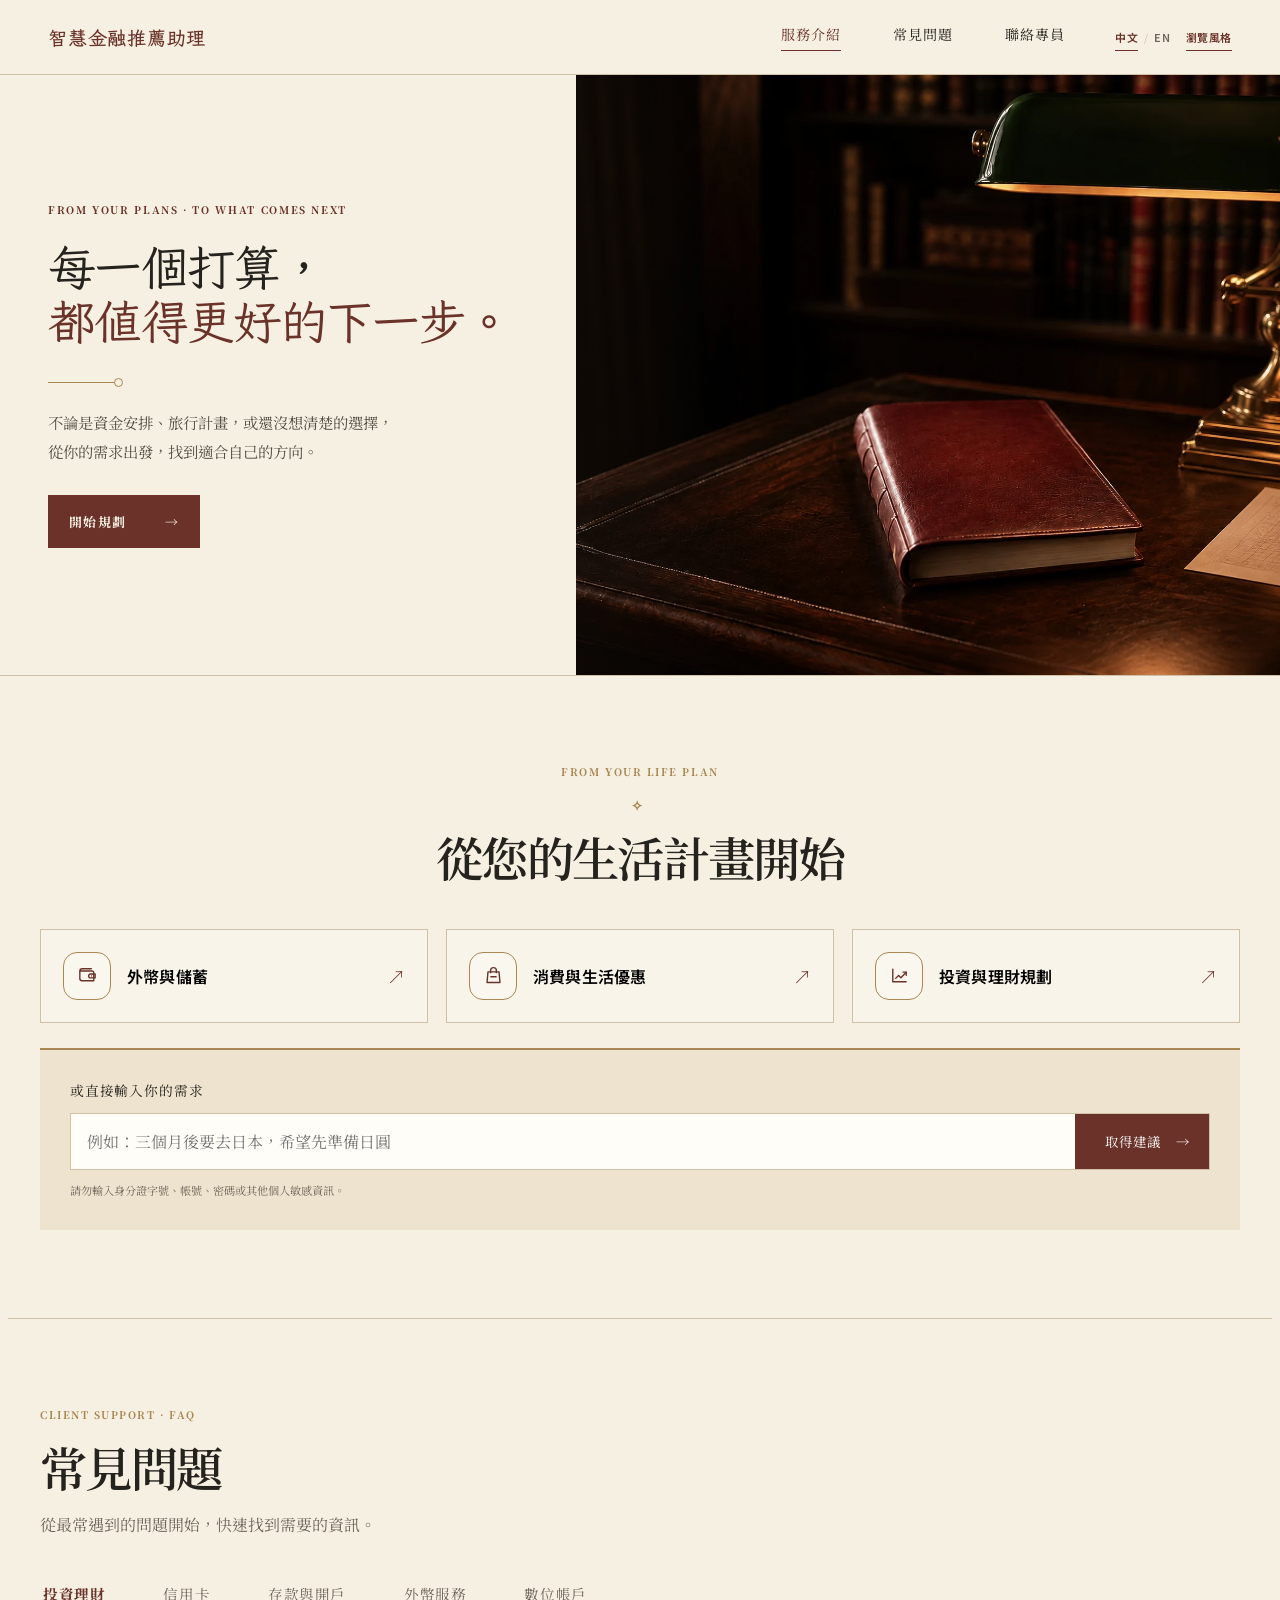
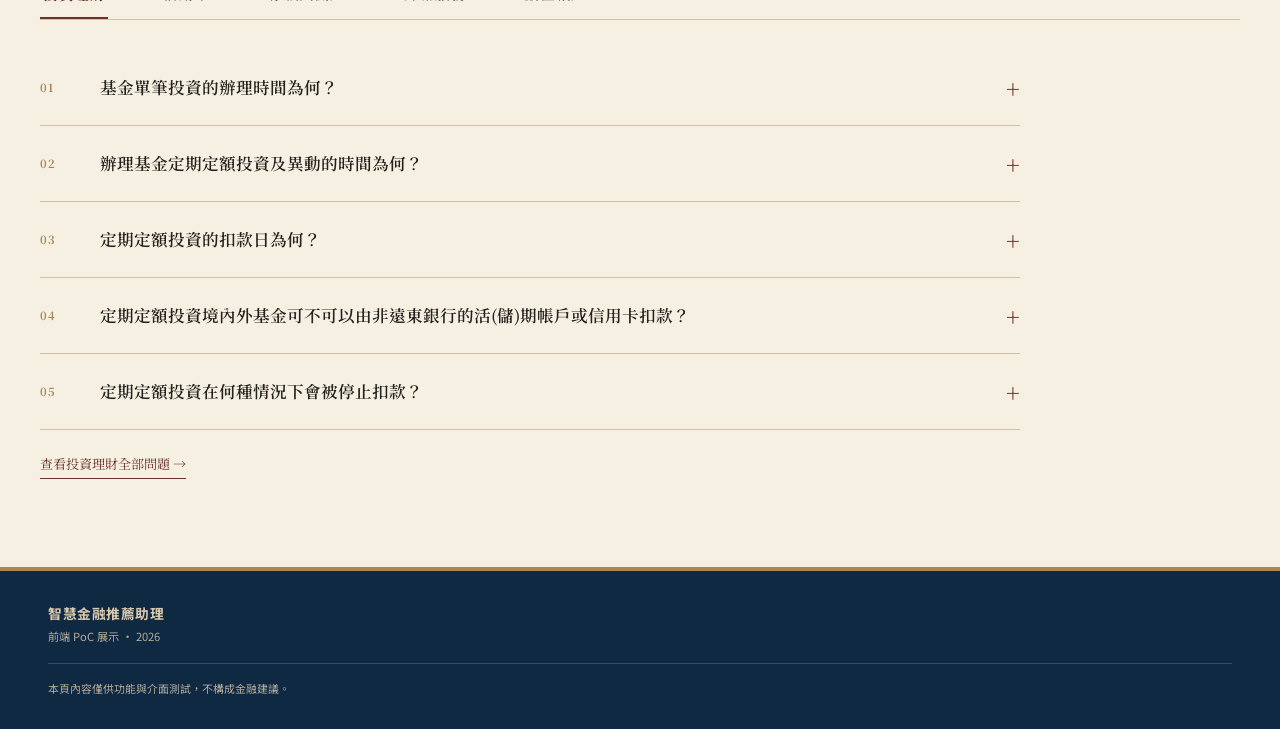
<file: index.html>
<!doctype html>
<html lang="zh-Hant">
  <head>
    <meta charset="UTF-8" />
    <meta name="viewport" content="width=device-width, initial-scale=1.0" />
    <meta name="description" content="智慧金融推薦助理介面示範。" data-i18n-content="meta.description" />
    <title data-i18n="meta.title">智慧金融推薦助理</title>
    <link rel="preconnect" href="https://fonts.googleapis.com" />
    <link rel="preconnect" href="https://fonts.gstatic.com" crossorigin />
    <link href="https://fonts.googleapis.com/css2?family=LXGW+WenKai+TC:wght@400;700&family=Noto+Sans+TC:wght@400;500;600;700&family=Noto+Serif+TC:wght@400;500;600;700&display=swap" rel="stylesheet" />
    <link rel="stylesheet" href="styles.css?v=20260824-8" />
  </head>
  <body>
    <header class="site-header">
      <a class="brand" href="#top" aria-label="智慧金融推薦助理首頁" data-i18n-aria-label="header.homeAria"><span data-i18n="brand">智慧金融推薦助理</span></a>
      <nav aria-label="主要導覽" data-i18n-aria-label="header.navAria"><a href="#advisor" data-i18n="header.services">服務介紹</a><a href="#faq" data-i18n="header.faq">常見問題</a><a href="#advisor" data-i18n="header.contact">聯絡專員</a></nav>
      <div class="header-actions">
        <div class="language-switch" id="languageSwitch" role="group" aria-label="語言選擇" data-i18n-aria-label="language.aria"><button type="button" data-language="zh" aria-pressed="true">中文</button><span class="language-divider" aria-hidden="true">/</span><button type="button" data-language="en" aria-pressed="false">EN</button></div>
        <button class="quiz-launch" id="quizLaunch" type="button"><span aria-hidden="true">✦</span><span><small data-i18n="header.quizKicker">60 秒探索</small><b id="currentStyleLabel" data-i18n="header.styleLabel">瀏覽風格</b></span></button>
      </div>
      <button class="mobile-nav-toggle" id="mobileNavToggle" type="button" aria-expanded="false" aria-controls="mobileNav" aria-label="開啟行動版選單" data-i18n-aria-label="header.menuAria"><span></span><span></span><span></span></button>
      <nav class="mobile-nav" id="mobileNav" aria-label="行動版導覽" data-i18n-aria-label="header.navAria" hidden><a href="#advisor" data-i18n="header.services">服務介紹</a><a href="#faq" data-i18n="header.faq">常見問題</a><a href="#advisor" data-i18n="header.contact">聯絡專員</a></nav>
    </header>

    <main id="top">
      <section class="hero">
        <div class="hero-content">
          <p class="hero-eyebrow" data-i18n="hero.eyebrow">FROM YOUR PLANS · TO WHAT COMES NEXT</p>
          <h1 class="hero-title"><span id="heroTitleLead">每一個打算，</span><em id="heroTitleAccent">都值得更好的下一步。</em></h1>
          <span class="hero-divider" aria-hidden="true"></span>
          <p class="hero-copy"><span id="heroCopyLead">不論是資金安排、旅行計畫，或還沒想清楚的選擇，</span><span id="heroCopyClose">從你的需求出發，找到適合自己的方向。</span></p>
          <a class="primary-button" href="#advisor"><span data-i18n="hero.cta">開始規劃</span> <span aria-hidden="true">→</span></a>
        </div>
        <figure class="hero-visual"><picture><source id="heroThemeSourceMobile" media="(max-width: 820px)" type="image/webp" srcset="assets/hero-heritage-library-mobile.webp?v=20260906-1" /><source id="heroThemeSource" type="image/webp" srcset="assets/hero-heritage-library.webp?v=20260906-1" /><img id="heroThemeImage" src="assets/hero-heritage-library.png?v=20260906-1" width="1379" height="1141" decoding="async" fetchpriority="high" alt="深木藏書室中的皮革帳冊與經典銀行燈，象徵審慎而長遠的財務規劃" /></picture></figure>
      </section>

      <section class="advisor-section" id="advisor">
        <div class="section-intro">
          <p class="eyebrow" data-i18n="advisor.eyebrow">FROM YOUR LIFE PLAN</p>
          <h2 data-i18n="advisor.title">從您的生活計畫開始</h2>
        </div>

        <div class="scenario-list" aria-label="需求情境" data-i18n-aria-label="advisor.scenariosAria">
          <button class="scenario-card" data-scenario="deposit" type="button"><span class="scenario-icon" aria-hidden="true"><svg viewBox="0 0 24 24" fill="none" focusable="false"><path d="M5 7.25h11.5a2 2 0 0 1 2 2v8.25H6.25A2.25 2.25 0 0 1 4 15.25V7.5A2.5 2.5 0 0 1 6.5 5H16"/><path d="M15.25 10.5H20v4h-4.75a2 2 0 1 1 0-4Z"/><circle cx="16.25" cy="12.5" r=".65" fill="currentColor" stroke="none"/></svg></span><span><b data-i18n="advisor.scenarioDeposit">外幣與儲蓄</b></span><i>↗</i></button>
          <button class="scenario-card" data-scenario="travel" type="button"><span class="scenario-icon" aria-hidden="true"><svg viewBox="0 0 24 24" fill="none" focusable="false"><path d="M6.25 8.25h11.5l1 11H5.25l1-11Z"/><path d="M9 9V6.75a3 3 0 0 1 6 0V9"/><path d="M9.25 13.25h5.5"/></svg></span><span><b data-i18n="advisor.scenarioTravel">消費與生活優惠</b></span><i>↗</i></button>
          <button class="scenario-card" data-scenario="wealth" type="button"><span class="scenario-icon" aria-hidden="true"><svg viewBox="0 0 24 24" fill="none" focusable="false"><path d="M5 5.5v13h14"/><path d="m8 15 3-3 2.5 2.25L19 8.5"/><path d="M15.75 8.5H19v3.25"/></svg></span><span><b data-i18n="advisor.scenarioWealth">投資與理財規劃</b></span><i>↗</i></button>
        </div>

        <form class="need-form" id="needForm">
          <label for="customerNeed" data-i18n="advisor.inputLabel">或直接輸入你的需求</label>
          <div class="input-row">
            <input id="customerNeed" name="customerNeed" placeholder="例如：三個月後要去日本，希望先準備日圓" data-i18n-placeholder="advisor.placeholder" required />
            <button type="submit" aria-label="取得推薦" data-i18n-aria-label="advisor.submitAria"><span data-i18n="advisor.submit">取得建議</span> <span>→</span></button>
          </div>
          <p class="form-note" data-i18n="advisor.privacy">請勿輸入身分證字號、帳號、密碼或其他個人敏感資訊。</p>
        </form>
      </section>

      <section class="result-section" id="recommendations" hidden aria-live="polite">
        <div class="result-heading">
          <div><p class="eyebrow" data-i18n="result.eyebrow">PERSONALISED RESULT · MOCK</p><h2 data-i18n="result.title">你可能想進一步了解</h2></div>
          <button class="reset-button" id="resetButton" type="button" data-i18n="result.reset">重新探索</button>
        </div>
        <p class="need-summary" id="needSummary"></p>
        <div class="recommendation-grid" id="recommendationGrid"></div>
        <p class="disclaimer" id="disclaimer" data-i18n="result.disclaimer">本頁為 PoC 展示，內容僅供介面與功能測試，不構成金融商品招攬、要約、投資或交易建議。</p>
      </section>

      <section class="faq-section" id="faq" aria-labelledby="faqTitle">
        <div class="faq-heading">
          <p class="eyebrow" data-i18n="faq.eyebrow">CLIENT SUPPORT · FAQ</p>
          <h2 id="faqTitle" data-i18n="faq.title">常見問題</h2>
          <p data-i18n="faq.intro">從最常遇到的問題開始，快速找到需要的資訊。</p>
        </div>
        <div class="faq-tabs" id="faqTabs" role="tablist" aria-label="常見問題分類" data-i18n-aria-label="faq.aria"></div>
        <div class="faq-layout">
          <div>
            <div class="faq-list" id="faqList" aria-live="polite"><p class="faq-status">正在載入常見問題⋯⋯</p></div>
            <button class="faq-more" id="faqMore" type="button" hidden>查看此分類全部問題 <span aria-hidden="true">→</span></button>
          </div>
        </div>
      </section>

    </main>

    <footer class="site-footer">
      <div class="footer-brand"><strong data-i18n="brand">智慧金融推薦助理</strong><span data-i18n="footer.prototype">前端 PoC 展示 · 2026</span></div>
      <p class="footer-disclaimer" data-i18n="footer.disclaimer">本頁內容僅供功能與介面測試，不構成金融建議。</p>
    </footer>
    <dialog class="style-quiz" id="styleQuiz" aria-labelledby="quizTitle">
      <button class="quiz-close" id="quizClose" type="button" aria-label="關閉財務風格探索" data-i18n-aria-label="quiz.closeAria">×</button>
      <div class="quiz-intro" id="quizIntro">
        <p class="quiz-kicker" data-i18n="quiz.introKicker">FINANCIAL STYLE DISCOVERY</p>
        <span class="quiz-ornament" aria-hidden="true">✦</span>
        <h2 id="quizTitle" data-i18n-html="quiz.introTitle">你的財務習慣，<br />適合哪一種規劃方式？</h2>
        <p data-i18n="quiz.introCopy">用 5 個簡單選擇，找出最適合你的瀏覽風格。約 60 秒完成。</p>
        <button class="quiz-primary" id="quizStart" type="button"><span data-i18n="quiz.start">開始探索</span> <span aria-hidden="true">→</span></button>
        <small data-i18n="quiz.note">此測驗僅調整網站呈現方式，不構成投資風險評估或金融建議。</small>
      </div>
      <div class="quiz-question" id="quizQuestion" hidden>
        <div class="quiz-progress"><span id="quizStep">01 / 05</span><i><b id="quizProgressBar"></b></i></div>
        <p class="quiz-kicker" data-i18n="quiz.questionKicker">YOUR FINANCIAL HABITS</p>
        <h2 id="quizQuestionText"></h2>
        <div class="quiz-options" id="quizOptions"></div>
        <button class="quiz-back" id="quizBack" type="button" data-i18n="quiz.back">← 上一題</button>
      </div>
      <div class="quiz-result" id="quizResult" hidden>
        <p class="quiz-kicker" data-i18n="quiz.resultKicker">YOUR FINANCIAL STYLE</p>
        <span class="result-mark" id="resultMark" aria-hidden="true"><i></i><i></i><i></i></span>
        <p class="result-label" id="resultStyleLabel">目前瀏覽風格</p>
        <h2 id="quizResultTitle"></h2>
        <p id="quizResultDescription"></p>
        <div class="style-choices" id="styleChoices" aria-label="直接切換瀏覽風格" data-i18n-aria-label="quiz.styleChoicesAria"></div>
        <div class="result-actions"><button class="quiz-primary" id="quizConfirm" type="button"><span data-i18n="quiz.confirm">確認風格</span> <span aria-hidden="true">→</span></button><button class="quiz-secondary" id="quizRetake" type="button" data-i18n="quiz.retake">重新測驗</button></div>
      </div>
    </dialog>
    <script src="i18n.js?v=20260824-3"></script>
    <script src="script.js?v=20260824-3"></script>
    <script src="theme.js?v=20260906-1"></script>
  </body>
</html>
</file>
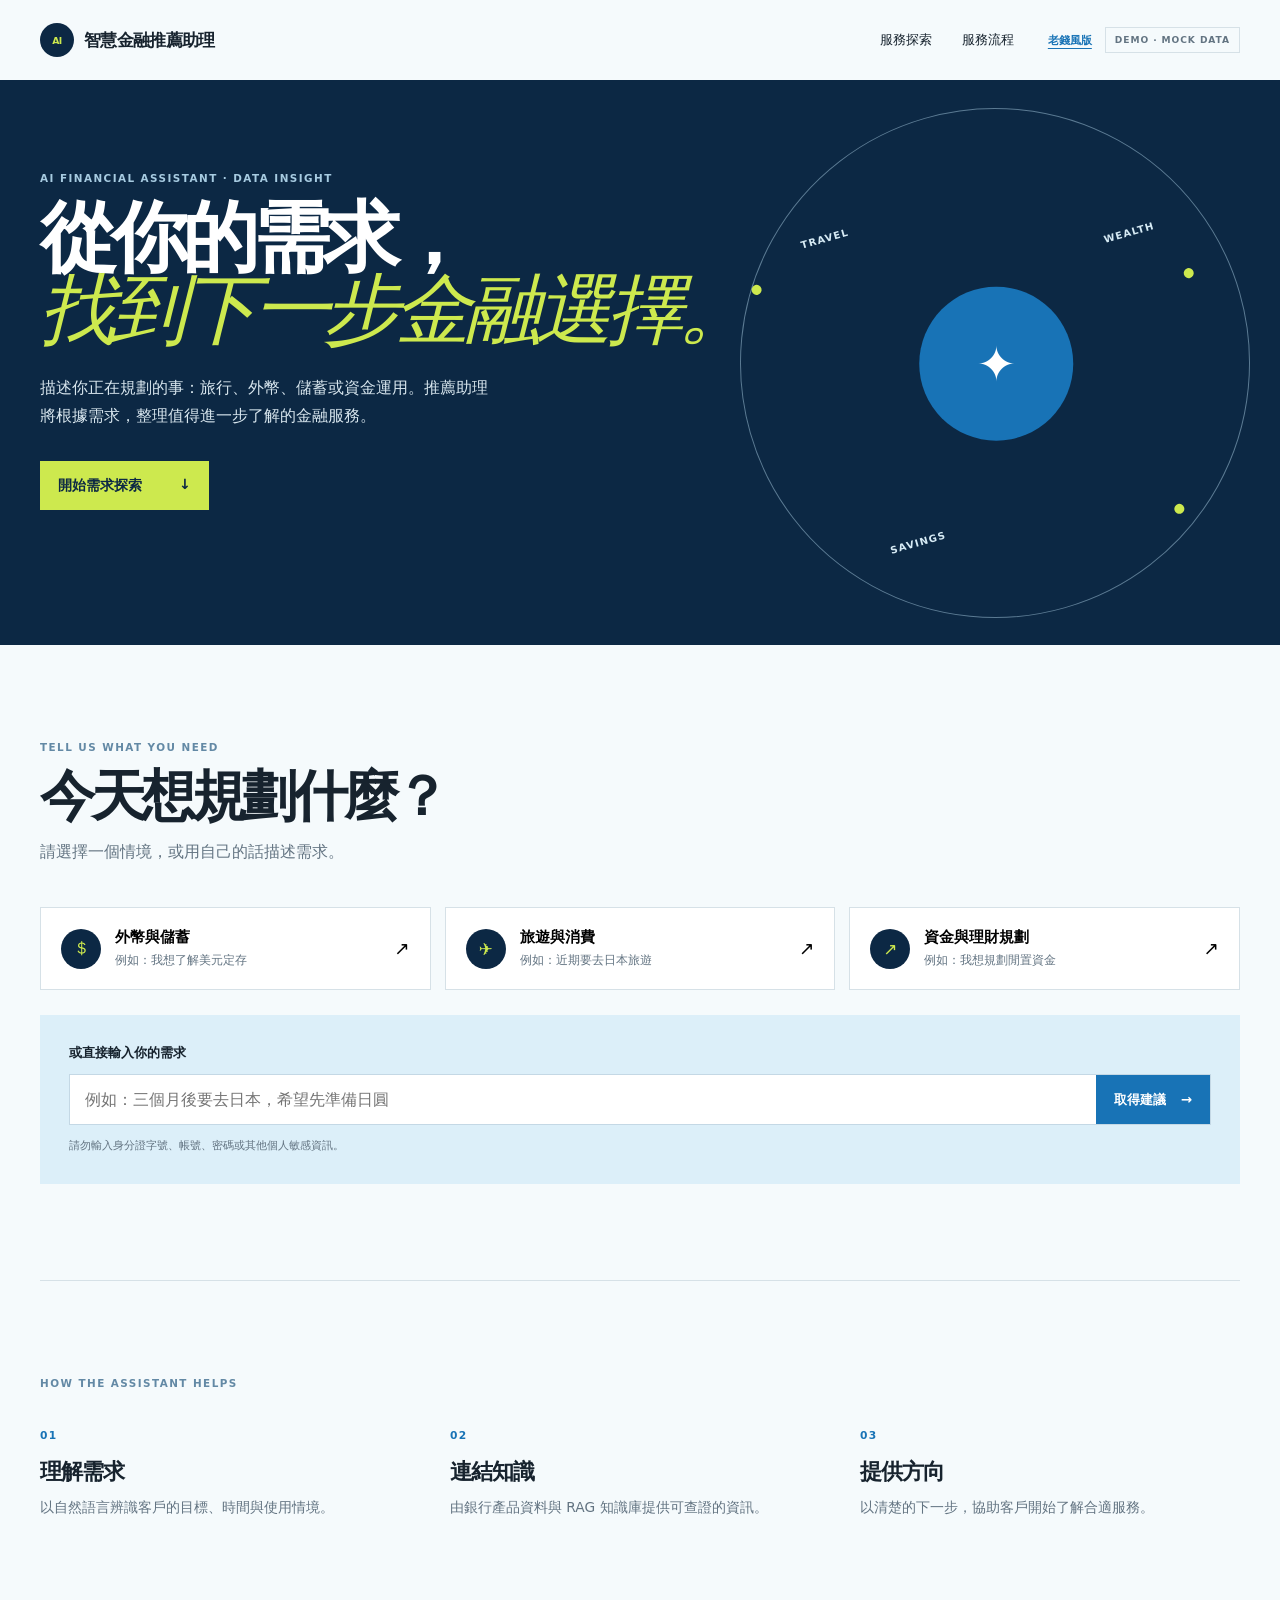
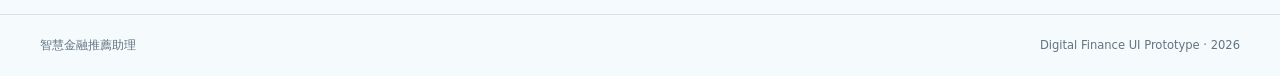
<file: modern.html>
<!doctype html>
<html lang="zh-Hant">
  <head>
    <meta charset="UTF-8" />
    <meta name="viewport" content="width=device-width, initial-scale=1.0" />
    <meta name="description" content="智慧金融推薦助理介面示範：數位金融風格。" />
    <title>智慧金融推薦助理｜數位金融版</title>
    <link rel="stylesheet" href="modern.css" />
  </head>
  <body>
    <header class="site-header">
      <a class="brand" href="#top"><span class="brand-mark">AI</span><span>智慧金融推薦助理</span></a>
      <nav><a href="#advisor">服務探索</a><a href="#how-it-works">服務流程</a></nav>
      <div class="header-actions"><a class="style-switch" href="index.html">老錢風版</a><span class="demo-badge">DEMO · MOCK DATA</span></div>
    </header>
    <main id="top">
      <section class="hero">
        <div class="hero-content"><p class="eyebrow">AI FINANCIAL ASSISTANT · DATA INSIGHT</p><h1>從你的需求，<br /><em>找到下一步金融選擇。</em></h1><p class="hero-copy">描述你正在規劃的事：旅行、外幣、儲蓄或資金運用。推薦助理將根據需求，整理值得進一步了解的金融服務。</p><a class="primary-button" href="#advisor">開始需求探索 <span>↓</span></a></div>
        <div class="hero-orbit" aria-hidden="true"><div class="orbit-center">✦</div><span class="dot dot-one"></span><span class="dot dot-two"></span><span class="dot dot-three"></span><p class="label one">TRAVEL</p><p class="label two">SAVINGS</p><p class="label three">WEALTH</p></div>
      </section>
      <section class="advisor-section" id="advisor">
        <div class="section-intro"><p class="eyebrow">TELL US WHAT YOU NEED</p><h2>今天想規劃什麼？</h2><p>請選擇一個情境，或用自己的話描述需求。</p></div>
        <div class="scenario-list"><button class="scenario-card" data-scenario="deposit" type="button"><span class="scenario-icon">＄</span><span><b>外幣與儲蓄</b><small>例如：我想了解美元定存</small></span><i>↗</i></button><button class="scenario-card" data-scenario="travel" type="button"><span class="scenario-icon">✈</span><span><b>旅遊與消費</b><small>例如：近期要去日本旅遊</small></span><i>↗</i></button><button class="scenario-card" data-scenario="wealth" type="button"><span class="scenario-icon">↗</span><span><b>資金與理財規劃</b><small>例如：我想規劃閒置資金</small></span><i>↗</i></button></div>
        <form class="need-form" id="needForm"><label for="customerNeed">或直接輸入你的需求</label><div class="input-row"><input id="customerNeed" name="customerNeed" placeholder="例如：三個月後要去日本，希望先準備日圓" required /><button type="submit">取得建議 <span>→</span></button></div><p class="form-note">請勿輸入身分證字號、帳號、密碼或其他個人敏感資訊。</p></form>
      </section>
      <section class="result-section" id="recommendations" hidden aria-live="polite"><div class="result-heading"><div><p class="eyebrow">PERSONALISED RESULT · MOCK</p><h2>你可能想進一步了解</h2></div><button class="reset-button" id="resetButton" type="button">重新探索</button></div><p class="need-summary" id="needSummary"></p><div class="recommendation-grid" id="recommendationGrid"></div><p class="disclaimer" id="disclaimer">此頁面為專案 UI 示意，所有推薦、數據及產品資訊皆為 mock data，不構成金融商品招攬、要約、投資或交易建議。正式服務上線前，應以公告及專人說明為準。</p></section>
      <section class="how-section" id="how-it-works"><p class="eyebrow">HOW THE ASSISTANT HELPS</p><div class="how-grid"><div><span>01</span><h3>理解需求</h3><p>以自然語言辨識客戶的目標、時間與使用情境。</p></div><div><span>02</span><h3>連結知識</h3><p>由銀行產品資料與 RAG 知識庫提供可查證的資訊。</p></div><div><span>03</span><h3>提供方向</h3><p>以清楚的下一步，協助客戶開始了解合適服務。</p></div></div></section>
    </main>
    <footer><span>智慧金融推薦助理</span><span>Digital Finance UI Prototype · 2026</span></footer>
    <script src="script.js"></script>
  </body>
</html>
</file>
<file: styles.css>
:root { --ink:#25231e; --navy:#102943; --forest:#213b33; --wine:#6a3228; --paper:#f6f0e3; --paper-dark:#eee3ce; --gold:#a88752; --line:#cfc0a6; --muted:#6f675b; }
* { box-sizing:border-box; } html { scroll-behavior:smooth; } body { background:var(--paper); color:var(--ink); font-family:"Noto Serif TC", "Songti TC", "PMingLiU", Georgia, serif; margin:0; } button,input { font:inherit; } a { color:inherit; text-decoration:none; }
.site-header, footer { align-items:center; display:flex; justify-content:space-between; margin:auto; max-width:1360px; padding:22px 48px; }.site-header { border-bottom:1px solid var(--line); }.brand { color:var(--wine); font-size:1.2rem; font-weight:700; letter-spacing:.04em; }.brand small { color:var(--ink); display:block; font-family:system-ui,sans-serif; font-size:.58rem; font-weight:700; letter-spacing:.18em; margin-bottom:3px; }nav { display:flex; gap:52px; margin-left:auto; margin-right:50px; }nav a { font-size:.88rem; letter-spacing:.07em; }nav a:first-child { border-bottom:1px solid var(--wine); color:var(--wine); padding-bottom:6px; }.header-actions { align-items:center; display:flex; gap:12px; }.style-switch { color:var(--wine); font-family:system-ui,sans-serif; font-size:.69rem; font-weight:700; text-decoration:underline; text-underline-offset:4px; }
.language-switch { border:1px solid var(--line); display:inline-flex; flex:0 0 auto; font-family:system-ui,sans-serif; gap:2px; padding:3px; }
.language-switch button { background:transparent; border:0; color:var(--muted); cursor:pointer; font-size:.62rem; font-weight:750; letter-spacing:.06em; padding:5px 7px; }
.language-switch button.is-active { background:var(--wine); color:var(--paper); }
.hero { border-bottom:1px solid var(--line); display:grid; grid-template-columns:45% 55%; min-height:600px; overflow:hidden; position:relative; }.hero-content { align-self:center; padding:72px 36px 72px max(48px, calc((100vw - 1264px) / 2)); position:relative; z-index:1; }.hero-eyebrow { color:var(--wine); font-family:system-ui,sans-serif; font-size:.64rem; font-weight:750; letter-spacing:.16em; margin:0 0 24px; }.hero-title { font-size:clamp(2.85rem, 3.75vw, 4rem); font-weight:500; letter-spacing:-.08em; line-height:1.12; margin:0; }.hero-title span,.hero-title em,.hero-copy span { display:block; }.hero-title em { color:var(--wine); font-style:normal; }.hero-divider { background:var(--gold); display:block; height:1px; margin:33px 0 25px; position:relative; width:72px; }.hero-divider::after { background:var(--paper); border:1px solid var(--gold); border-radius:50%; content:""; height:7px; position:absolute; right:-3px; top:-4px; width:7px; }.hero-copy { color:#544f45; font-size:.96rem; line-height:1.9; margin:0; max-width:500px; }.primary-button { background:var(--wine); border:1px solid var(--wine); color:var(--paper); display:inline-flex; font-family:system-ui,sans-serif; font-size:.81rem; font-weight:700; gap:38px; letter-spacing:.11em; margin-top:29px; padding:16px 20px; transition:background .2s,color .2s; }.primary-button:hover { background:transparent; color:var(--wine); }.hero-visual { background:#1b130f; height:600px; margin:0; overflow:hidden; position:relative; }.hero-visual::after { background:linear-gradient(90deg,rgba(29,19,13,.34),transparent 24%); content:""; inset:0; pointer-events:none; position:absolute; }.hero-visual img { display:block; height:100%; object-fit:cover; object-position:53% center; width:100%; }.eyebrow { color:var(--gold); font-family:system-ui,sans-serif; font-size:.64rem; font-weight:750; letter-spacing:.15em; margin:0 0 17px; }.section-intro h2,.result-heading h2 { font-size:clamp(2.9rem, 5.6vw, 5.35rem); font-weight:500; letter-spacing:-.08em; line-height:1.04; margin:0 0 25px; }
.advisor-section,.result-section { margin:auto; max-width:1264px; padding:88px 32px; }.section-intro { max-width:690px; text-align:center; margin:auto; }.section-intro h2,.result-heading h2 { font-size:clamp(2.2rem,4.2vw,4rem); margin-bottom:15px; }.section-intro h2::before { color:var(--gold); content:"✧"; display:block; font-size:.9rem; letter-spacing:.35em; margin-bottom:16px; }.section-intro > p:last-child { color:var(--muted); line-height:1.75; }.scenario-list { display:grid; gap:18px; grid-template-columns:repeat(3,1fr); margin:44px 0 25px; }.scenario-card { align-items:center; background:rgba(255,255,255,.24); border:1px solid var(--line); cursor:pointer; display:flex; gap:16px; padding:22px; text-align:left; transition:background .2s,border .2s,transform .2s; }.scenario-card:hover,.scenario-card.is-selected { background:#fdfaf3; border-color:var(--gold); transform:translateY(-3px); }.scenario-icon { align-items:center; border:1px solid var(--gold); border-radius:50%; color:var(--wine); display:flex; flex:0 0 auto; font-size:1.08rem; height:47px; justify-content:center; width:47px; }.scenario-card b,.scenario-card small { display:block; }.scenario-card b { font-size:1rem; letter-spacing:.05em; }.scenario-card small { color:var(--muted); font-size:.73rem; line-height:1.5; margin-top:5px; }.scenario-card i { color:var(--wine); font-size:1.15rem; font-style:normal; margin-left:auto; }.need-form { background:var(--paper-dark); border-top:2px solid var(--gold); padding:30px; }.need-form label { display:block; font-size:.86rem; letter-spacing:.06em; margin-bottom:13px; }.input-row { background:#fffdf8; border:1px solid var(--line); display:flex; }.input-row input { background:transparent; border:0; min-width:0; outline:0; padding:16px; width:100%; }.input-row button { background:var(--wine); border:0; color:white; cursor:pointer; font-size:.84rem; letter-spacing:.07em; padding:0 19px; white-space:nowrap; }.input-row button span { margin-left:11px; }.form-note,.disclaimer { color:var(--muted); font-family:system-ui,sans-serif; font-size:.7rem; line-height:1.6; margin:12px 0 0; }
.result-section { border-top:1px solid var(--line); padding-top:76px; }.result-heading { align-items:end; display:flex; justify-content:space-between; }.reset-button { background:transparent; border:1px solid var(--wine); color:var(--wine); cursor:pointer; padding:10px 14px; }.need-summary { color:var(--muted); margin:25px 0; }.recommendation-grid { display:grid; gap:17px; grid-template-columns:repeat(3,1fr); }.recommendation-card { background:#fdfaf3; border:1px solid var(--line); border-top:3px solid var(--wine); padding:25px; }.recommendation-card .product-type { color:var(--gold); font-family:system-ui,sans-serif; font-size:.64rem; font-weight:750; letter-spacing:.13em; }.recommendation-card h3 { font-size:1.45rem; font-weight:500; letter-spacing:-.045em; margin:13px 0; }.recommendation-card p { color:var(--muted); font-size:.86rem; line-height:1.65; min-height:72px; }.recommendation-card a { border-bottom:1px solid var(--wine); color:var(--wine); display:inline-block; font-size:.8rem; margin-top:12px; padding-bottom:3px; }.disclaimer { border-top:1px solid var(--line); margin-top:31px; padding-top:18px; }
footer { background:var(--navy); border-top:4px solid var(--gold); color:#d7c8ae; font-family:system-ui,sans-serif; font-size:.7rem; max-width:none; padding-left:max(48px,calc((100% - 1264px)/2)); padding-right:max(48px,calc((100% - 1264px)/2)); }
@media(max-width:820px) { .site-header,footer { padding:18px 20px; }nav { display:none; }.brand { font-size:.96rem; }.hero { display:block; min-height:0; }.hero-content { padding:66px 20px 49px; }.hero-title { font-size:clamp(2.6rem,11vw,3.8rem); }.hero-title span,.hero-title em { white-space:nowrap; }.hero-copy { font-size:.86rem; letter-spacing:-.02em; }.hero-visual { height:360px; }.hero-visual img { object-position:61% center; }.advisor-section,.result-section { padding:65px 20px; }.scenario-list,.recommendation-grid { grid-template-columns:1fr; }.scenario-list { margin-top:30px; }.result-heading { align-items:start; gap:15px; }.input-row { display:block; }.input-row button { padding:13px 15px; width:100%; }.need-form { padding:20px; }footer { align-items:flex-start; flex-direction:column; gap:10px; } }

body[data-theme="precision"] { --ink:#242421; --navy:#242421; --wine:#63352f; --paper:#e4e2dd; --paper-dark:#d8d5ce; --gold:#927543; --line:#aaa69d; --muted:#65635d; background:#e4e2dd; }
body[data-theme="lifestyle"] { --ink:#30352f; --navy:#4c594c; --wine:#795044; --paper:#e8ede3; --paper-dark:#dde4d8; --gold:#948664; --line:#bfc8b8; --muted:#646b62; background:#e8ede3; }
body[data-language="en"] { font-family:Georgia,"Noto Serif TC",serif; }
body[data-language="en"] .brand,body[data-language="en"] nav,body[data-language="en"] button,body[data-language="en"] input { font-family:"Noto Sans TC",system-ui,sans-serif; }
body[data-language="en"] .hero-title { letter-spacing:-.055em; }
body[data-language="en"] .hero-copy { max-width:540px; }
body,.site-header,.hero-content,.advisor-section,.result-section,footer { transition:background-color .45s ease,color .45s ease,border-color .45s ease; }
.hero-visual img { transition:opacity .25s ease,transform .8s ease; }.hero-visual.is-changing img { opacity:.15; transform:scale(1.015); }

.quiz-launch { align-items:center; background:transparent; border:1px solid var(--wine); color:var(--wine); cursor:pointer; display:flex; gap:10px; padding:7px 12px; text-align:left; }.quiz-launch > span:first-child { color:var(--gold); font-size:.72rem; }.quiz-launch > span:last-child { font-size:.72rem; letter-spacing:.06em; line-height:1.25; }.quiz-launch b { font-weight:700; }.quiz-launch small { display:block; font-family:system-ui,sans-serif; font-size:.5rem; font-weight:700; letter-spacing:.13em; opacity:.72; }
.style-quiz { background:var(--paper); border:0; box-shadow:0 28px 80px rgba(25,18,12,.34); color:var(--ink); max-height:min(760px,calc(100vh - 40px)); max-width:720px; overflow:auto; padding:0; width:calc(100% - 40px); }.style-quiz::backdrop { background:rgba(22,18,14,.64); backdrop-filter:blur(3px); }.style-quiz[open] { animation:quiz-enter .28s ease-out; }.quiz-close { background:transparent; border:0; color:var(--muted); cursor:pointer; font-family:system-ui,sans-serif; font-size:1.6rem; line-height:1; padding:16px; position:absolute; right:6px; top:5px; z-index:2; }.quiz-intro,.quiz-question,.quiz-result { min-height:570px; padding:68px 76px 55px; }.quiz-intro { align-items:center; display:flex; flex-direction:column; text-align:center; }.quiz-intro[hidden],.quiz-question[hidden],.quiz-result[hidden],.style-choices[hidden] { display:none; }.quiz-kicker { color:var(--wine); font-family:system-ui,sans-serif; font-size:.61rem; font-weight:750; letter-spacing:.18em; margin:0 0 21px; }.quiz-ornament { color:var(--gold); display:block; font-size:.8rem; margin-bottom:18px; }.style-quiz h2 { font-size:clamp(2rem,4vw,3.15rem); font-weight:500; letter-spacing:-.06em; line-height:1.25; margin:0; }.quiz-intro > p:not(.quiz-kicker) { color:var(--muted); line-height:1.8; margin:24px auto 0; max-width:430px; }.quiz-primary,.quiz-secondary { cursor:pointer; font-family:system-ui,sans-serif; font-size:.78rem; font-weight:700; letter-spacing:.08em; }.quiz-primary { background:var(--wine); border:1px solid var(--wine); color:var(--paper); display:inline-flex; gap:34px; margin-top:33px; padding:15px 19px; }.quiz-secondary { background:transparent; border:0; border-bottom:1px solid var(--wine); color:var(--wine); padding:7px 0 4px; }.quiz-intro > small { color:var(--muted); font-family:system-ui,sans-serif; font-size:.62rem; line-height:1.6; margin-top:auto; max-width:460px; }.quiz-progress { align-items:center; display:flex; font-family:system-ui,sans-serif; gap:17px; margin-bottom:51px; }.quiz-progress > span { color:var(--wine); font-size:.62rem; font-weight:700; letter-spacing:.12em; }.quiz-progress > i { background:var(--line); display:block; height:1px; overflow:hidden; width:150px; }.quiz-progress b { background:var(--wine); display:block; height:100%; transition:width .25s ease; width:20%; }.quiz-question h2 { font-size:clamp(1.7rem,3.2vw,2.5rem); max-width:530px; }.quiz-options { display:grid; gap:10px; margin-top:32px; }.quiz-option { align-items:center; background:rgba(255,255,255,.25); border:1px solid var(--line); color:var(--ink); cursor:pointer; display:flex; gap:16px; line-height:1.55; padding:16px 18px; text-align:left; transition:background .2s,border-color .2s,transform .2s; }.quiz-option:hover { background:rgba(255,255,255,.65); border-color:var(--gold); transform:translateX(4px); }.quiz-option b { color:var(--gold); font-family:Georgia,serif; font-size:.72rem; font-weight:500; }.quiz-back { background:transparent; border:0; color:var(--muted); cursor:pointer; font-size:.73rem; margin-top:23px; padding:4px 0; }.quiz-result { align-items:center; display:flex; flex-direction:column; text-align:center; }.result-monogram { align-items:center; border:1px solid var(--gold); border-radius:50%; color:var(--wine); display:flex; font-size:1.2rem; height:64px; justify-content:center; margin:1px 0 21px; width:64px; }.result-label { color:var(--muted); font-size:.78rem; letter-spacing:.08em; margin:0 0 10px; }.quiz-result > p:last-of-type { color:var(--muted); line-height:1.8; margin:20px auto 0; max-width:440px; }.result-actions { align-items:center; display:flex; gap:25px; margin-top:1px; }.style-choices { border-top:1px solid var(--line); display:grid; gap:9px; grid-template-columns:repeat(3,1fr); margin-top:30px; padding-top:24px; width:100%; }.style-choice { background:transparent; border:1px solid var(--line); color:var(--ink); cursor:pointer; padding:13px 8px; }.style-choice.is-active { background:var(--wine); border-color:var(--wine); color:var(--paper); }.style-choice b,.style-choice small { display:block; }.style-choice b { font-size:.76rem; }.style-choice small { font-family:system-ui,sans-serif; font-size:.55rem; margin-top:4px; opacity:.72; }
@keyframes quiz-enter { from { opacity:0; transform:translateY(14px) scale(.985); } to { opacity:1; transform:none; } }

@media(max-width:820px) { .header-actions { gap:8px; margin-left:auto; }.language-switch { padding:2px; }.language-switch button { font-size:.55rem; padding:4px 5px; }.quiz-launch { border:0; padding:0; }.quiz-launch > span:first-child,.quiz-launch small { display:none; }.quiz-launch > span:last-child { border-bottom:1px solid var(--wine); font-size:.65rem; padding-bottom:3px; }.style-quiz { max-height:calc(100vh - 20px); width:calc(100% - 20px); }.quiz-intro,.quiz-question,.quiz-result { min-height:600px; padding:60px 24px 35px; }.style-quiz h2 { font-size:2rem; }.quiz-question h2 { font-size:1.65rem; }.quiz-progress { margin-bottom:42px; }.quiz-options { margin-top:28px; }.quiz-option { font-size:.86rem; padding:15px 13px; }.style-choices { grid-template-columns:1fr; }.result-actions { flex-direction:column; gap:12px; }.quiz-result > p:last-of-type { font-size:.88rem; } body[data-language="en"] .brand { font-size:.78rem; letter-spacing:0; line-height:1.2; max-width:128px; } body[data-language="en"] .hero-title { font-size:clamp(2.35rem,10vw,3.3rem); } body[data-language="en"] .hero-title span,body[data-language="en"] .hero-title em { white-space:normal; } }

/* Precision Strategist: editorial grid, sans typography, measured contrast */
body[data-theme="precision"] { font-family:"Noto Sans TC",system-ui,sans-serif; }
body[data-theme="precision"] .site-header { background:#edeae3; border-bottom:1px solid #8f8a80; max-width:none; padding:18px max(48px,calc((100% - 1264px)/2)); }
body[data-theme="precision"] .brand { color:var(--ink); font-size:1rem; font-weight:600; letter-spacing:.13em; }
body[data-theme="precision"] nav { gap:38px; margin-right:38px; }
body[data-theme="precision"] nav a { font-size:.76rem; font-weight:600; letter-spacing:.12em; }
body[data-theme="precision"] nav a:first-child { border-color:var(--ink); color:var(--ink); }
body[data-theme="precision"] .quiz-launch { border-color:var(--ink); color:var(--ink); padding:8px 13px; }
body[data-theme="precision"] .quiz-launch > span:first-child { color:var(--wine); }
body[data-theme="precision"] .hero { grid-template-columns:48% 52%; }
body[data-theme="precision"] .hero-content { background-color:#f3f0e8; background-image:linear-gradient(rgba(36,36,33,.055) 1px,transparent 1px),linear-gradient(90deg,rgba(36,36,33,.055) 1px,transparent 1px); background-size:52px 52px; padding-right:52px; }
body[data-theme="precision"] .hero-eyebrow { color:var(--ink); font-size:.59rem; letter-spacing:.24em; }
body[data-theme="precision"] .hero-title { font-family:"Noto Sans TC",system-ui,sans-serif; font-size:clamp(2.65rem,3.5vw,3.75rem); font-weight:500; letter-spacing:-.055em; line-height:1.18; }
body[data-theme="precision"] .hero-title em { color:var(--ink); font-weight:700; }
body[data-theme="precision"] .hero-divider { background:var(--ink); margin:30px 0 24px; width:100%; }
body[data-theme="precision"] .hero-divider::after { background:var(--wine); border:0; border-radius:0; height:5px; right:0; top:-2px; width:28px; }
body[data-theme="precision"] .hero-copy { color:#575650; font-family:"Noto Sans TC",system-ui,sans-serif; font-size:.88rem; line-height:1.9; }
body[data-theme="precision"] .primary-button { background:var(--ink); border-color:var(--ink); border-radius:0; }
body[data-theme="precision"] .hero-visual::after { background:linear-gradient(90deg,rgba(25,24,22,.24),transparent 22%); }
body[data-theme="precision"] .advisor-section,body[data-theme="precision"] .result-section { max-width:1200px; }
body[data-theme="precision"] .advisor-section { background:#f5f3ed; box-shadow:0 0 0 100vmax #f5f3ed; clip-path:inset(0 -100vmax); }
body[data-theme="precision"] .result-section { background:#d8d6d0; box-shadow:0 0 0 100vmax #d8d6d0; clip-path:inset(0 -100vmax); }
body[data-theme="precision"] .section-intro { margin:0; max-width:760px; text-align:left; }
body[data-theme="precision"] .section-intro .eyebrow,body[data-theme="precision"] .result-heading .eyebrow { color:var(--wine); letter-spacing:.22em; }
body[data-theme="precision"] .section-intro h2,body[data-theme="precision"] .result-heading h2 { font-family:"Noto Sans TC",system-ui,sans-serif; font-size:clamp(2rem,3.7vw,3.35rem); font-weight:500; letter-spacing:-.05em; }
body[data-theme="precision"] .section-intro h2::before { content:""; margin:0; }
body[data-theme="precision"] .scenario-list { gap:0; margin-top:48px; }
body[data-theme="precision"] .scenario-card { background:transparent; border-width:1px 1px 1px 0; padding:25px 22px; }
body[data-theme="precision"] .scenario-card:first-child { border-left-width:1px; }
body[data-theme="precision"] .scenario-card:hover,body[data-theme="precision"] .scenario-card.is-selected { background:#ebe7de; transform:none; }
body[data-theme="precision"] .scenario-icon { border:0; border-radius:0; color:var(--wine); font-family:"Noto Sans TC",sans-serif; height:38px; justify-content:flex-start; width:30px; }
body[data-theme="precision"] .need-form { background:transparent; border:1px solid var(--line); border-top:3px solid var(--ink); }
body[data-theme="precision"] .recommendation-card { background:#f8f6f0; border-top-color:var(--ink); }
body[data-theme="precision"] footer { background:#242421; border-top:0; color:#e7e2d7; }
body[data-theme="precision"] .style-quiz { border:1px solid #777268; font-family:"Noto Sans TC",system-ui,sans-serif; }
body[data-theme="precision"] .style-quiz h2 { font-family:"Noto Sans TC",system-ui,sans-serif; font-weight:600; letter-spacing:-.045em; }
body[data-theme="precision"] .quiz-option,body[data-theme="precision"] .quiz-primary,body[data-theme="precision"] .style-choice { border-radius:0; }

/* Relaxed Life Planner: soft framing, natural spacing, tactile surfaces */
body[data-theme="lifestyle"] { font-family:"Noto Sans TC",system-ui,sans-serif; }
body[data-theme="lifestyle"] .site-header { background:#eef0e7; border-bottom:0; max-width:none; padding:20px max(48px,calc((100% - 1264px)/2)); }
body[data-theme="lifestyle"] .brand { color:#4c594c; font-family:"Noto Serif TC",serif; font-size:1.15rem; letter-spacing:.06em; }
body[data-theme="lifestyle"] nav { gap:42px; }
body[data-theme="lifestyle"] nav a { color:#4f574e; font-family:"Noto Sans TC",sans-serif; font-size:.8rem; }
body[data-theme="lifestyle"] nav a:first-child { border-color:#795044; color:#795044; }
body[data-theme="lifestyle"] .quiz-launch { background:#4c594c; border-color:#4c594c; border-radius:999px; color:#f5f0e7; padding:8px 16px; }
body[data-theme="lifestyle"] .quiz-launch > span:first-child { color:#d4c79f; }
body[data-theme="lifestyle"] .hero { background:#eef0e7; grid-template-columns:47% 53%; min-height:630px; padding:28px max(28px,calc((100% - 1360px)/2)); }
body[data-theme="lifestyle"] .hero-content { background:#f5f0e7; border-radius:28px 0 0 28px; min-height:574px; padding-left:max(42px,calc((100vw - 1264px)/2)); }
body[data-theme="lifestyle"] .hero-eyebrow { color:#795044; letter-spacing:.18em; }
body[data-theme="lifestyle"] .hero-title { font-family:"Noto Serif TC",serif; font-size:clamp(2.8rem,3.8vw,4.1rem); letter-spacing:-.065em; line-height:1.18; }
body[data-theme="lifestyle"] .hero-title em { color:#4c594c; }
body[data-theme="lifestyle"] .hero-divider { background:#948664; width:48px; }
body[data-theme="lifestyle"] .hero-divider::after { background:#948664; border:0; height:5px; top:-2px; width:5px; }
body[data-theme="lifestyle"] .hero-copy { color:#62675f; font-family:"Noto Sans TC",sans-serif; font-size:.92rem; }
body[data-theme="lifestyle"] .primary-button { background:#4c594c; border-color:#4c594c; border-radius:999px; padding:15px 23px; }
body[data-theme="lifestyle"] .hero-visual { border-radius:0 28px 28px 0; height:574px; }
body[data-theme="lifestyle"] .hero-visual::after { background:linear-gradient(90deg,rgba(76,89,76,.14),transparent 24%); }
body[data-theme="lifestyle"] .advisor-section,body[data-theme="lifestyle"] .result-section { max-width:1200px; }
body[data-theme="lifestyle"] .advisor-section { background:#f7f1e8; box-shadow:0 0 0 100vmax #f7f1e8; clip-path:inset(0 -100vmax); }
body[data-theme="lifestyle"] .result-section { background:#dfe8db; box-shadow:0 0 0 100vmax #dfe8db; clip-path:inset(0 -100vmax); }
body[data-theme="lifestyle"] .section-intro h2,body[data-theme="lifestyle"] .result-heading h2 { font-family:"Noto Serif TC",serif; letter-spacing:-.045em; }
body[data-theme="lifestyle"] .section-intro h2::before { color:#948664; content:"•"; }
body[data-theme="lifestyle"] .scenario-list { gap:16px; }
body[data-theme="lifestyle"] .scenario-card { background:#faf7f1; border:0; border-radius:18px; box-shadow:0 8px 26px rgba(66,70,59,.07); padding:24px; }
body[data-theme="lifestyle"] .scenario-card:hover,body[data-theme="lifestyle"] .scenario-card.is-selected { background:#fffdf8; box-shadow:0 12px 30px rgba(66,70,59,.12); transform:translateY(-3px); }
body[data-theme="lifestyle"] .scenario-icon { background:#eef0e7; border:0; color:#795044; }
body[data-theme="lifestyle"] .need-form { background:#e8e3d6; border:0; border-radius:20px; }
body[data-theme="lifestyle"] .input-row { border:0; border-radius:12px; overflow:hidden; }
body[data-theme="lifestyle"] .input-row button { background:#4c594c; }
body[data-theme="lifestyle"] .recommendation-card { background:#faf7f1; border:0; border-radius:18px; box-shadow:0 8px 24px rgba(66,70,59,.07); }
body[data-theme="lifestyle"] footer { background:#4c594c; border-top:0; color:#f0eadf; }
body[data-theme="lifestyle"] .style-quiz { border-radius:24px; font-family:"Noto Sans TC",system-ui,sans-serif; }
body[data-theme="lifestyle"] .style-quiz h2 { font-family:"Noto Serif TC",serif; }
body[data-theme="lifestyle"] .quiz-option,body[data-theme="lifestyle"] .style-choice { border-radius:12px; }
body[data-theme="lifestyle"] .quiz-primary { background:#4c594c; border-color:#4c594c; border-radius:999px; }

@media(max-width:820px) {
  body[data-theme="precision"] .site-header,body[data-theme="lifestyle"] .site-header { padding:18px 20px; }
  body[data-theme="precision"] .quiz-launch,body[data-theme="lifestyle"] .quiz-launch { background:transparent; border:0; border-radius:0; color:var(--wine); padding:0; }
  body[data-theme="precision"] .hero,body[data-theme="lifestyle"] .hero { display:block; min-height:0; padding:0; }
  body[data-theme="precision"] .hero-content { background-size:40px 40px; padding:64px 20px 48px; }
  body[data-theme="precision"] .hero-title { font-size:clamp(2.35rem,10vw,3.2rem); }
  body[data-theme="precision"] .hero-divider { width:100%; }
  body[data-theme="precision"] .scenario-list { gap:0; }
  body[data-theme="precision"] .scenario-card { border-width:0 0 1px; }
  body[data-theme="precision"] .scenario-card:first-child { border-top:1px solid var(--line); border-left-width:0; }
  body[data-theme="lifestyle"] .hero-content { border-radius:0; min-height:0; padding:64px 20px 48px; }
  body[data-theme="lifestyle"] .hero-title { font-size:clamp(2.45rem,10.5vw,3.4rem); }
  body[data-theme="lifestyle"] .hero-visual { border-radius:0; height:360px; }
  body[data-theme="lifestyle"] .scenario-card { border-radius:14px; }
  body[data-theme="lifestyle"] .need-form { border-radius:16px; }
}

/* Stronger theme composition differences */
body[data-theme="precision"] .hero { grid-template-columns:52% 48%; }
body[data-theme="precision"] .hero-visual { grid-column:1; grid-row:1; }
body[data-theme="precision"] .hero-content { grid-column:2; grid-row:1; padding-left:52px; padding-right:max(48px,calc((100vw - 1264px)/2)); }
body[data-theme="precision"] .hero-visual img { object-position:57% center; }

body[data-theme="lifestyle"] .hero { display:grid; grid-template-columns:48% 52%; min-height:630px; position:relative; }
body[data-theme="lifestyle"] .hero-visual { border-radius:0 28px 28px 0; height:574px; inset:auto; position:relative; }
body[data-theme="lifestyle"] .hero-visual img { object-position:68% center; }
body[data-theme="lifestyle"] .hero-content { border-radius:28px 0 0 28px; box-shadow:-8px 18px 42px rgba(61,70,57,.09); min-height:574px; padding:68px 48px; width:auto; }

.quiz-result { padding-left:54px; padding-right:54px; }
.quiz-result > p:last-of-type { margin-top:15px; }
.style-choices { margin-top:24px; padding-top:20px; }
.style-choice { overflow:hidden; padding:0 0 12px; text-align:left; transition:border-color .2s,box-shadow .2s,transform .2s; }
.style-choice:hover { border-color:var(--gold); transform:translateY(-2px); }
.style-choice.is-active { background:transparent; border-color:var(--wine); box-shadow:inset 0 -3px 0 var(--wine); color:var(--ink); }
.style-choice.is-recommended { background:var(--paper); border-color:var(--wine); box-shadow:0 14px 30px rgba(35,25,18,.16),inset 0 -3px 0 var(--wine); position:relative; transform:scale(1.09); z-index:2; }
.style-choice.is-recommended:hover { transform:scale(1.09); }
.style-preview { background-position:center; background-size:cover; display:block; height:84px; margin-bottom:11px; width:100%; }
.style-choice b,.style-choice small { padding-left:12px; padding-right:12px; }
.style-choice b { font-size:.78rem; }
.result-actions { margin-top:25px; }

@media(max-width:820px) {
  body[data-theme="precision"] .hero,body[data-theme="lifestyle"] .hero { display:block; grid-template-columns:1fr; }
  body[data-theme="precision"] .hero-content,body[data-theme="precision"] .hero-visual { grid-column:auto; grid-row:auto; }
  body[data-theme="precision"] .hero-content { padding-left:20px; padding-right:20px; }
  body[data-theme="lifestyle"] .hero { padding:0; }
  body[data-theme="lifestyle"] .hero-content { border-radius:0; box-shadow:none; min-height:0; padding:64px 20px 48px; width:100%; }
  body[data-theme="lifestyle"] .hero-visual { height:360px; inset:auto; position:relative; }
  .quiz-result { padding-left:20px; padding-right:20px; }
  .style-choices { gap:6px; grid-template-columns:repeat(3,1fr); }
  .style-preview { height:62px; }
  .style-choice b { font-size:.67rem; padding-left:7px; padding-right:7px; }
  .style-choice small { font-size:.48rem; padding-left:7px; padding-right:7px; }
}

.quiz-primary[hidden] { display:none; }

/* Abstract result marks replace the former Chinese monogram seal. */
.section-intro .eyebrow { color:var(--gold); line-height:normal; }
.result-mark { align-items:center; display:flex; gap:7px; height:44px; justify-content:center; margin:1px 0 21px; width:96px; }
.result-mark i { background:var(--gold); display:block; height:1px; width:28px; }
.result-mark[data-style="heritage"] i:nth-child(2) { height:9px; transform:rotate(45deg); width:9px; }
.result-mark[data-style="precision"] { gap:5px; }
.result-mark[data-style="precision"] i { height:2px; width:18px; }
.result-mark[data-style="precision"] i:nth-child(2) { background:var(--wine); width:34px; }
.result-mark[data-style="lifestyle"] i { border-radius:50%; height:6px; width:6px; }
.result-mark[data-style="lifestyle"] i:nth-child(2) { border-radius:0; height:1px; width:34px; }

/* Guided FAQ: fixed answers from the scraped FAQ dataset */
.faq-section { border-top:1px solid var(--line); margin:auto; max-width:1264px; padding:88px 32px; transition:background-color .45s ease,color .45s ease,border-color .45s ease; }
.faq-heading { max-width:760px; }
.faq-heading h2 { font-size:clamp(2.8rem,5vw,4.9rem); font-weight:500; letter-spacing:-.08em; line-height:1.08; margin:0 0 15px; }
.faq-heading > p:last-child { color:var(--muted); line-height:1.75; }
.faq-tabs { border-bottom:1px solid var(--line); display:flex; gap:52px; margin-top:44px; overflow-x:auto; scrollbar-width:none; }
.faq-tabs::-webkit-scrollbar { display:none; }
.faq-tab { background:transparent; border:0; color:var(--muted); cursor:pointer; flex:0 0 auto; font-size:.91rem; letter-spacing:.04em; padding:0 3px 15px; position:relative; }
.faq-tab::after { background:var(--wine); bottom:-1px; content:""; height:3px; left:0; position:absolute; transform:scaleX(0); transform-origin:left; transition:transform .2s ease; width:100%; }
.faq-tab.is-active { color:var(--wine); font-weight:700; }
.faq-tab.is-active::after { transform:scaleX(1); }
.faq-layout { margin-top:30px; max-width:980px; }
.faq-item { border-bottom:1px solid var(--line); }
.faq-question { align-items:center; background:transparent; border:0; color:var(--ink); cursor:pointer; display:grid; gap:18px; grid-template-columns:42px minmax(0,1fr) 28px; padding:20px 0; text-align:left; width:100%; }
.faq-number { color:var(--gold); font-family:system-ui,sans-serif; font-size:.7rem; font-weight:700; letter-spacing:.08em; }
.faq-question-text { font-size:1.04rem; font-weight:600; line-height:1.6; }
.faq-toggle { color:var(--wine); font-family:system-ui,sans-serif; font-size:1.5rem; font-weight:300; text-align:right; }
.faq-answer { background:rgba(255,255,255,.28); border-left:2px solid var(--gold); margin:0 0 20px 60px; padding:18px 22px; }
.faq-answer[hidden] { display:none; }
.faq-answer p { color:var(--muted); font-family:"Noto Sans TC",system-ui,sans-serif; font-size:.85rem; line-height:1.9; margin:0; white-space:pre-line; }
.faq-more { background:transparent; border:0; border-bottom:1px solid var(--wine); color:var(--wine); cursor:pointer; font-size:.82rem; margin-top:24px; padding:0 0 5px; }
.faq-status { color:var(--muted); padding:24px 0; }

body[data-theme="precision"] .faq-section { background:#efede7; box-shadow:0 0 0 100vmax #efede7; clip-path:inset(0 -100vmax); font-family:"Noto Sans TC",system-ui,sans-serif; max-width:1200px; }
body[data-theme="precision"] .faq-heading h2 { font-family:"Noto Sans TC",system-ui,sans-serif; font-size:clamp(2.4rem,4vw,3.6rem); font-weight:600; letter-spacing:-.05em; }
body[data-theme="precision"] .faq-answer { background:#e4e1da; }
body[data-theme="lifestyle"] .faq-section { background:#f7f1e8; box-shadow:0 0 0 100vmax #f7f1e8; clip-path:inset(0 -100vmax); max-width:1200px; }
body[data-theme="lifestyle"] .faq-heading h2 { font-family:"Noto Serif TC",serif; }
body[data-theme="lifestyle"] .faq-answer { background:#faf7f1; border-left:0; border-radius:12px; }

@media(max-width:820px) {
  .faq-section { padding:65px 20px; }
  .faq-heading h2 { font-size:3rem; }
  .faq-tabs { gap:28px; margin-top:32px; }
  .faq-layout { margin-top:20px; }
  .faq-question { gap:10px; grid-template-columns:30px minmax(0,1fr) 24px; padding:17px 0; }
  .faq-question-text { font-size:.91rem; }
  .faq-answer { margin-left:40px; padding:15px 17px; }
  .faq-more { margin-top:20px; }
}

/* Unified typography: each visual theme uses no more than two font families. */
body[data-theme="heritage"][data-language="zh"] {
  --theme-font-body:"Noto Serif TC","Songti TC","PMingLiU",serif;
  --theme-font-display:"LXGW WenKai TC","Noto Serif TC",serif;
}
body[data-theme="heritage"][data-language="en"] {
  --theme-font-body:Georgia,"Noto Serif TC",serif;
  --theme-font-display:var(--theme-font-body);
}
body[data-theme="precision"][data-language="zh"] {
  --theme-font-body:"Noto Sans TC",system-ui,sans-serif;
  --theme-font-display:"LXGW WenKai TC","Noto Sans TC",sans-serif;
}
body[data-theme="precision"][data-language="en"] {
  --theme-font-body:"Noto Sans TC",system-ui,sans-serif;
  --theme-font-display:var(--theme-font-body);
}
body[data-theme="lifestyle"][data-language="zh"] {
  --theme-font-body:"Noto Sans TC",system-ui,sans-serif;
  --theme-font-display:"LXGW WenKai TC","Noto Sans TC",sans-serif;
}
body[data-theme="lifestyle"][data-language="en"] {
  --theme-font-body:"Noto Sans TC",system-ui,sans-serif;
  --theme-font-display:"Noto Serif TC",Georgia,serif;
}

body[data-theme][data-language],
body[data-theme][data-language] :is(.site-header,.hero,.advisor-section,.result-section,.faq-section,footer,.style-quiz) {
  font-family:var(--theme-font-body);
}
body[data-theme][data-language] :is(.site-header,.hero,.advisor-section,.result-section,.faq-section,footer,.style-quiz) * {
  font-family:inherit;
}
body[data-theme][data-language] :is(.brand,.hero-title,.section-intro h2,.result-heading h2,.recommendation-card h3,.faq-heading h2,.style-quiz h2) {
  font-family:var(--theme-font-display);
}
body[data-theme][data-language="zh"] :is(.hero-title,.section-intro h2,.result-heading h2,.faq-heading h2,.style-quiz h2) {
  letter-spacing:-.035em;
}

/* Scenario cards use a clear sans title and a consistent custom line-icon set. */
body[data-theme][data-language] .scenario-card b {
  font-family:"Noto Sans TC",system-ui,sans-serif;
  font-weight:600;
  letter-spacing:.015em;
}
.scenario-icon {
  background:rgba(255,255,255,.24);
  border-radius:14px;
  height:48px;
  width:48px;
}
.scenario-icon svg {
  display:block;
  height:23px;
  overflow:visible;
  stroke:currentColor;
  stroke-linecap:round;
  stroke-linejoin:round;
  stroke-width:1.45;
  width:23px;
}
body[data-theme="precision"] .scenario-icon {
  background:rgba(255,255,255,.2);
  border:1px solid #8f8a80;
  border-radius:2px;
  height:44px;
  justify-content:center;
  width:44px;
}
body[data-theme="lifestyle"] .scenario-icon {
  border-radius:15px;
  height:48px;
  width:48px;
}

/* Section titles use the same readable family as FAQ status text. */
body[data-theme][data-language] :is(.section-intro h2,.faq-heading h2) {
  font-family:var(--theme-font-body);
  font-size:clamp(2.15rem,3.7vw,3.35rem);
  font-weight:600;
  letter-spacing:-.035em;
  line-height:1.18;
}

/* Header actions share one borderless text-control system. */
body[data-theme][data-language] .header-actions {
  font-family:"Noto Sans TC",system-ui,sans-serif;
  gap:15px;
}
body[data-theme][data-language] .language-switch {
  align-items:center;
  border:0;
  gap:6px;
  padding:0;
}
body[data-theme][data-language] .language-switch button,
body[data-theme][data-language] .quiz-launch {
  background:transparent;
  border:0;
  border-radius:0;
  color:var(--muted);
  font-family:"Noto Sans TC",system-ui,sans-serif;
  font-size:.68rem;
  font-weight:600;
  letter-spacing:.055em;
  min-height:30px;
  padding:5px 0;
  position:relative;
}
body[data-theme][data-language] .language-switch button::after,
body[data-theme][data-language] .quiz-launch::after {
  background:var(--wine);
  bottom:1px;
  content:"";
  height:1px;
  left:0;
  position:absolute;
  transform:scaleX(0);
  transition:transform .18s ease;
  width:100%;
}
body[data-theme][data-language] .language-switch button.is-active,
body[data-theme][data-language] .quiz-launch {
  color:var(--wine);
}
body[data-theme][data-language] .language-switch button.is-active::after,
body[data-theme][data-language] .quiz-launch::after {
  transform:scaleX(1);
}
body[data-theme][data-language] .language-switch button:hover,
body[data-theme][data-language] .quiz-launch:hover {
  color:var(--wine);
}
body[data-theme][data-language] .language-switch button:focus-visible,
body[data-theme][data-language] .quiz-launch:focus-visible {
  outline:2px solid var(--gold);
  outline-offset:3px;
}
body[data-theme][data-language] .language-divider {
  color:var(--line);
  font-size:.64rem;
}
body[data-theme][data-language] .quiz-launch {
  display:inline-flex;
  gap:0;
  text-align:center;
}
body[data-theme][data-language] .quiz-launch > span:first-child,
body[data-theme][data-language] .quiz-launch small {
  display:none;
}
body[data-theme][data-language] .quiz-launch > span:last-child {
  border:0;
  font-size:inherit;
  letter-spacing:inherit;
  line-height:1;
  padding:0;
}
body[data-theme][data-language] .quiz-launch b {
  font-weight:600;
}

@media(max-width:820px) {
  body[data-theme][data-language] :is(.section-intro h2,.faq-heading h2) {
    font-size:clamp(1.9rem,8.5vw,2.45rem);
    line-height:1.22;
  }
  body[data-theme][data-language] .header-actions {
    gap:11px;
  }
  body[data-theme][data-language] .language-switch {
    gap:5px;
    padding:0;
  }
  body[data-theme][data-language] .language-switch button,
  body[data-theme][data-language] .quiz-launch {
    font-size:.61rem;
    min-height:27px;
    padding:4px 0;
  }
  body[data-theme][data-language] .language-divider {
    font-size:.56rem;
  }
  body[data-theme][data-language] .scenario-list {
    gap:8px;
    margin:24px 0 18px;
  }
  body[data-theme][data-language] .scenario-card {
    gap:11px;
    min-height:56px;
    padding:9px 12px;
  }
  body[data-theme][data-language] .scenario-card b {
    font-size:.87rem;
  }
  body[data-theme][data-language] .scenario-card i {
    font-size:.95rem;
  }
  body[data-theme][data-language] .scenario-icon {
    border-radius:10px;
    height:36px;
    width:36px;
  }
  body[data-theme="precision"][data-language] .scenario-icon {
    border-radius:2px;
  }
  body[data-theme][data-language] .scenario-icon svg {
    height:18px;
    width:18px;
  }
}

/* Responsive navigation */
.mobile-nav-toggle,.mobile-nav { display:none; }
.hero-visual picture { display:block; height:100%; width:100%; }

@media(max-width:820px) {
  body[data-theme][data-language] .site-header {
    position:relative;
    z-index:20;
  }
  body[data-theme][data-language] .mobile-nav-toggle {
    align-items:center;
    background:transparent;
    border:0;
    color:var(--wine);
    cursor:pointer;
    display:flex;
    flex:0 0 auto;
    flex-direction:column;
    gap:4px;
    height:30px;
    justify-content:center;
    padding:4px;
    width:30px;
  }
  .mobile-nav-toggle span {
    background:currentColor;
    display:block;
    height:1px;
    transition:transform .2s ease,opacity .2s ease;
    width:18px;
  }
  .mobile-nav-toggle.is-open span:first-child { transform:translateY(5px) rotate(45deg); }
  .mobile-nav-toggle.is-open span:nth-child(2) { opacity:0; }
  .mobile-nav-toggle.is-open span:last-child { transform:translateY(-5px) rotate(-45deg); }
  body[data-theme][data-language] .mobile-nav {
    background:var(--paper);
    border-bottom:1px solid var(--line);
    border-top:1px solid var(--line);
    box-shadow:0 14px 30px rgba(28,24,18,.13);
    display:grid;
    gap:0;
    left:0;
    margin:0;
    padding:8px 20px 12px;
    position:absolute;
    right:0;
    top:100%;
    width:100%;
  }
  body[data-theme][data-language] .mobile-nav[hidden] { display:none; }
  body[data-theme][data-language] .mobile-nav a,
  body[data-theme][data-language] .mobile-nav a:first-child {
    border:0;
    color:var(--ink);
    font-family:"Noto Sans TC",system-ui,sans-serif;
    font-size:.78rem;
    font-weight:600;
    letter-spacing:.04em;
    padding:13px 2px;
  }
  body[data-theme][data-language] .mobile-nav a + a { border-top:1px solid var(--line); }
}

/* Clear loading and recovery feedback */
.scenario-card.is-loading { cursor:wait; }
.scenario-card.is-loading .scenario-icon svg { animation:scenario-loading .85s ease-in-out infinite alternate; }
.need-form.is-loading button[type="submit"] { cursor:wait; opacity:.72; }
.need-form.is-loading button[type="submit"]::before {
  animation:button-loading .75s linear infinite;
  border:1px solid currentColor;
  border-right-color:transparent;
  border-radius:50%;
  content:"";
  display:inline-block;
  height:12px;
  margin-right:8px;
  vertical-align:-2px;
  width:12px;
}
.faq-status {
  border-left:2px solid var(--gold);
  color:var(--muted);
  padding:22px 24px;
}
.faq-status p { line-height:1.75; margin:0; }
.faq-status.is-loading { animation:faq-loading 1.1s ease-in-out infinite alternate; }
.faq-status-actions { align-items:center; display:flex; flex-wrap:wrap; gap:18px; margin-top:17px; }
.faq-status-actions button,.faq-status-actions a {
  background:transparent;
  border:0;
  border-bottom:1px solid var(--wine);
  color:var(--wine);
  cursor:pointer;
  font-family:"Noto Sans TC",system-ui,sans-serif;
  font-size:.78rem;
  font-weight:600;
  padding:0 0 4px;
}
@keyframes scenario-loading { to { opacity:.38; transform:scale(.9); } }
@keyframes button-loading { to { transform:rotate(360deg); } }
@keyframes faq-loading { to { opacity:.55; } }

/* Trust and source information */
body[data-theme][data-language] footer.site-footer {
  align-items:start;
  display:grid;
  font-family:"Noto Sans TC",system-ui,sans-serif;
  gap:14px 36px;
  grid-template-columns:1fr;
  padding-bottom:32px;
  padding-top:32px;
}
.footer-brand { display:grid; gap:5px; }
.footer-brand strong { color:inherit; font-size:.86rem; letter-spacing:.04em; }
.footer-brand span,.footer-disclaimer { margin:0; opacity:.82; }
.footer-disclaimer {
  border-top:1px solid rgba(255,255,255,.2);
  font-size:.68rem;
  grid-column:1 / -1;
  line-height:1.7;
  margin-top:5px;
  padding-top:15px;
}

@media(max-width:820px) {
  .faq-status { padding:18px; }
  body[data-theme][data-language] footer.site-footer {
    display:grid;
    gap:11px;
    grid-template-columns:1fr;
    padding-bottom:26px;
    padding-top:26px;
  }
  .footer-disclaimer { grid-column:1; }
}

@media(prefers-reduced-motion:reduce) {
  .scenario-card.is-loading .scenario-icon svg,
  .need-form.is-loading button[type="submit"]::before,
  .faq-status.is-loading,
  .mobile-nav-toggle span { animation:none; transition:none; }
}
</file>
<file: modern.css>
:root { --navy:#0c2844; --blue:#1873b6; --sky:#dceff9; --ice:#f5fafc; --ink:#17232e; --muted:#637482; --line:#d6e1e7; --lime:#cde94e; }
*{box-sizing:border-box}html{scroll-behavior:smooth}body{background:var(--ice);color:var(--ink);font-family:Inter,ui-sans-serif,system-ui,-apple-system,BlinkMacSystemFont,"Segoe UI",sans-serif;margin:0}a{color:inherit;text-decoration:none}button,input{font:inherit}.site-header,footer{align-items:center;display:flex;justify-content:space-between;margin:auto;max-width:1280px;padding:23px 40px}.brand{align-items:center;display:flex;font-size:1.06rem;font-weight:780;gap:10px;letter-spacing:-.04em}.brand small{display:block;font-size:.58rem;font-weight:700;letter-spacing:.14em;margin-bottom:2px}.brand-mark{align-items:center;background:var(--navy);border-radius:50%;color:var(--lime);display:flex;font-size:.58rem;height:34px;justify-content:center;letter-spacing:-.06em;width:34px}nav{display:flex;gap:30px;margin-left:auto;margin-right:34px}nav a{font-size:.82rem}.header-actions{align-items:center;display:flex;gap:13px}.style-switch{color:var(--blue);font-size:.69rem;font-weight:700;text-decoration:underline;text-underline-offset:4px}.demo-badge{border:1px solid var(--line);color:var(--muted);font-size:.57rem;font-weight:700;letter-spacing:.1em;padding:7px 9px}.hero{background:var(--navy);color:white;min-height:565px;overflow:hidden;padding:92px max(40px,calc((100% - 1200px)/2));position:relative}.hero-content{position:relative;z-index:1}.eyebrow{color:#6389a5;font-size:.65rem;font-weight:750;letter-spacing:.14em;margin:0 0 18px}.hero .eyebrow{color:#a7cbe1}.hero h1,.section-intro h2,.result-heading h2{font-size:clamp(2.7rem,6vw,5.65rem);letter-spacing:-.08em;line-height:.94;margin:0 0 27px}.hero h1 em{color:var(--lime);font-family:Georgia,serif;font-weight:400}.hero-copy{color:#d8e6ee;font-size:1.02rem;line-height:1.7;max-width:460px}.primary-button{background:var(--lime);color:var(--navy);display:inline-flex;font-size:.88rem;font-weight:760;gap:37px;margin-top:15px;padding:15px 18px}.hero-orbit{border:1px solid rgba(187,221,241,.45);border-radius:50%;height:510px;position:absolute;right:max(-55px,calc((100vw - 1220px)/2));top:28px;transform:rotate(-16deg);width:510px}.orbit-center{align-items:center;background:var(--blue);border-radius:50%;display:flex;font-size:3rem;height:154px;justify-content:center;left:178px;position:absolute;top:178px;transform:rotate(16deg);width:154px}.dot{background:var(--lime);border-radius:50%;height:10px;position:absolute;width:10px}.dot-one{left:40px;top:113px}.dot-two{bottom:58px;right:112px}.dot-three{right:38px;top:216px}.label{color:#d7ebf5;font-size:.62rem;font-weight:750;letter-spacing:.12em;position:absolute}.one{left:100px;top:72px}.two{bottom:87px;left:102px}.three{right:63px;top:150px}.advisor-section,.result-section,.how-section{margin:auto;max-width:1200px;padding:96px 0}.section-intro{max-width:630px}.section-intro h2,.result-heading h2{font-size:clamp(2.2rem,4.3vw,4.1rem);margin-bottom:14px}.section-intro>p:last-child{color:var(--muted);line-height:1.6}.scenario-list{display:grid;gap:14px;grid-template-columns:repeat(3,1fr);margin:43px 0 25px}.scenario-card{align-items:center;background:white;border:1px solid var(--line);cursor:pointer;display:flex;gap:14px;padding:20px;text-align:left;transition:.2s}.scenario-card:hover,.scenario-card.is-selected{background:var(--sky);border-color:var(--blue);transform:translateY(-3px)}.scenario-icon{align-items:center;background:var(--navy);border-radius:50%;color:var(--lime);display:flex;flex:0 0 auto;font-size:1.05rem;height:40px;justify-content:center;width:40px}.scenario-card b,.scenario-card small{display:block}.scenario-card b{font-size:.93rem}.scenario-card small{color:var(--muted);font-size:.72rem;line-height:1.45;margin-top:5px}.scenario-card i{font-size:1.15rem;font-style:normal;margin-left:auto}.need-form{background:var(--sky);padding:29px}.need-form label{display:block;font-size:.82rem;font-weight:700;margin-bottom:12px}.input-row{background:white;border:1px solid #c4d8e5;display:flex}.input-row input{border:0;min-width:0;outline:0;padding:15px;width:100%}.input-row button{background:var(--blue);border:0;color:white;cursor:pointer;font-size:.84rem;font-weight:700;padding:0 18px;white-space:nowrap}.input-row button span{margin-left:10px}.form-note,.disclaimer{color:var(--muted);font-size:.71rem;line-height:1.55;margin:12px 0 0}.result-section{border-top:1px solid var(--line);padding-top:75px}.result-heading{align-items:end;display:flex;justify-content:space-between}.reset-button{background:transparent;border:1px solid var(--navy);color:var(--navy);cursor:pointer;padding:10px 14px}.need-summary{color:var(--muted);margin:25px 0}.recommendation-grid{display:grid;gap:16px;grid-template-columns:repeat(3,1fr)}.recommendation-card{background:white;border:1px solid var(--line);border-top:3px solid var(--blue);padding:24px}.recommendation-card .product-type{color:var(--blue);font-size:.64rem;font-weight:750;letter-spacing:.12em}.recommendation-card h3{font-size:1.4rem;letter-spacing:-.05em;margin:12px 0}.recommendation-card p{color:var(--muted);font-size:.85rem;line-height:1.62;min-height:68px}.recommendation-card a{border-bottom:1px solid var(--ink);display:inline-block;font-size:.79rem;font-weight:700;margin-top:12px;padding-bottom:3px}.disclaimer{border-top:1px solid var(--line);margin-top:30px;padding-top:18px}.how-section{border-top:1px solid var(--line)}.how-grid{display:grid;gap:30px;grid-template-columns:repeat(3,1fr);margin-top:35px}.how-grid span{color:var(--blue);font-size:.67rem;font-weight:750;letter-spacing:.11em}.how-grid h3{font-size:1.4rem;letter-spacing:-.04em;margin:13px 0 9px}.how-grid p{color:var(--muted);font-size:.86rem;line-height:1.6;margin:0}footer{border-top:1px solid var(--line);color:var(--muted);font-size:.72rem}@media(max-width:820px){.site-header,footer{padding:18px 20px}nav{display:none}.header-actions{gap:7px}.style-switch{font-size:.6rem}.demo-badge{font-size:.47rem}.hero{min-height:630px;padding:70px 20px}.hero-orbit{height:350px;right:-112px;top:300px;width:350px}.orbit-center{height:107px;left:121px;top:121px;width:107px}.advisor-section,.result-section,.how-section{padding:65px 20px}.scenario-list,.recommendation-grid,.how-grid{grid-template-columns:1fr}.scenario-list{margin-top:30px}.result-heading{align-items:start;gap:15px}.input-row{display:block}.input-row button{padding:13px 15px;width:100%}.need-form{padding:20px}footer{align-items:flex-start;flex-direction:column;gap:10px}}
</file>
